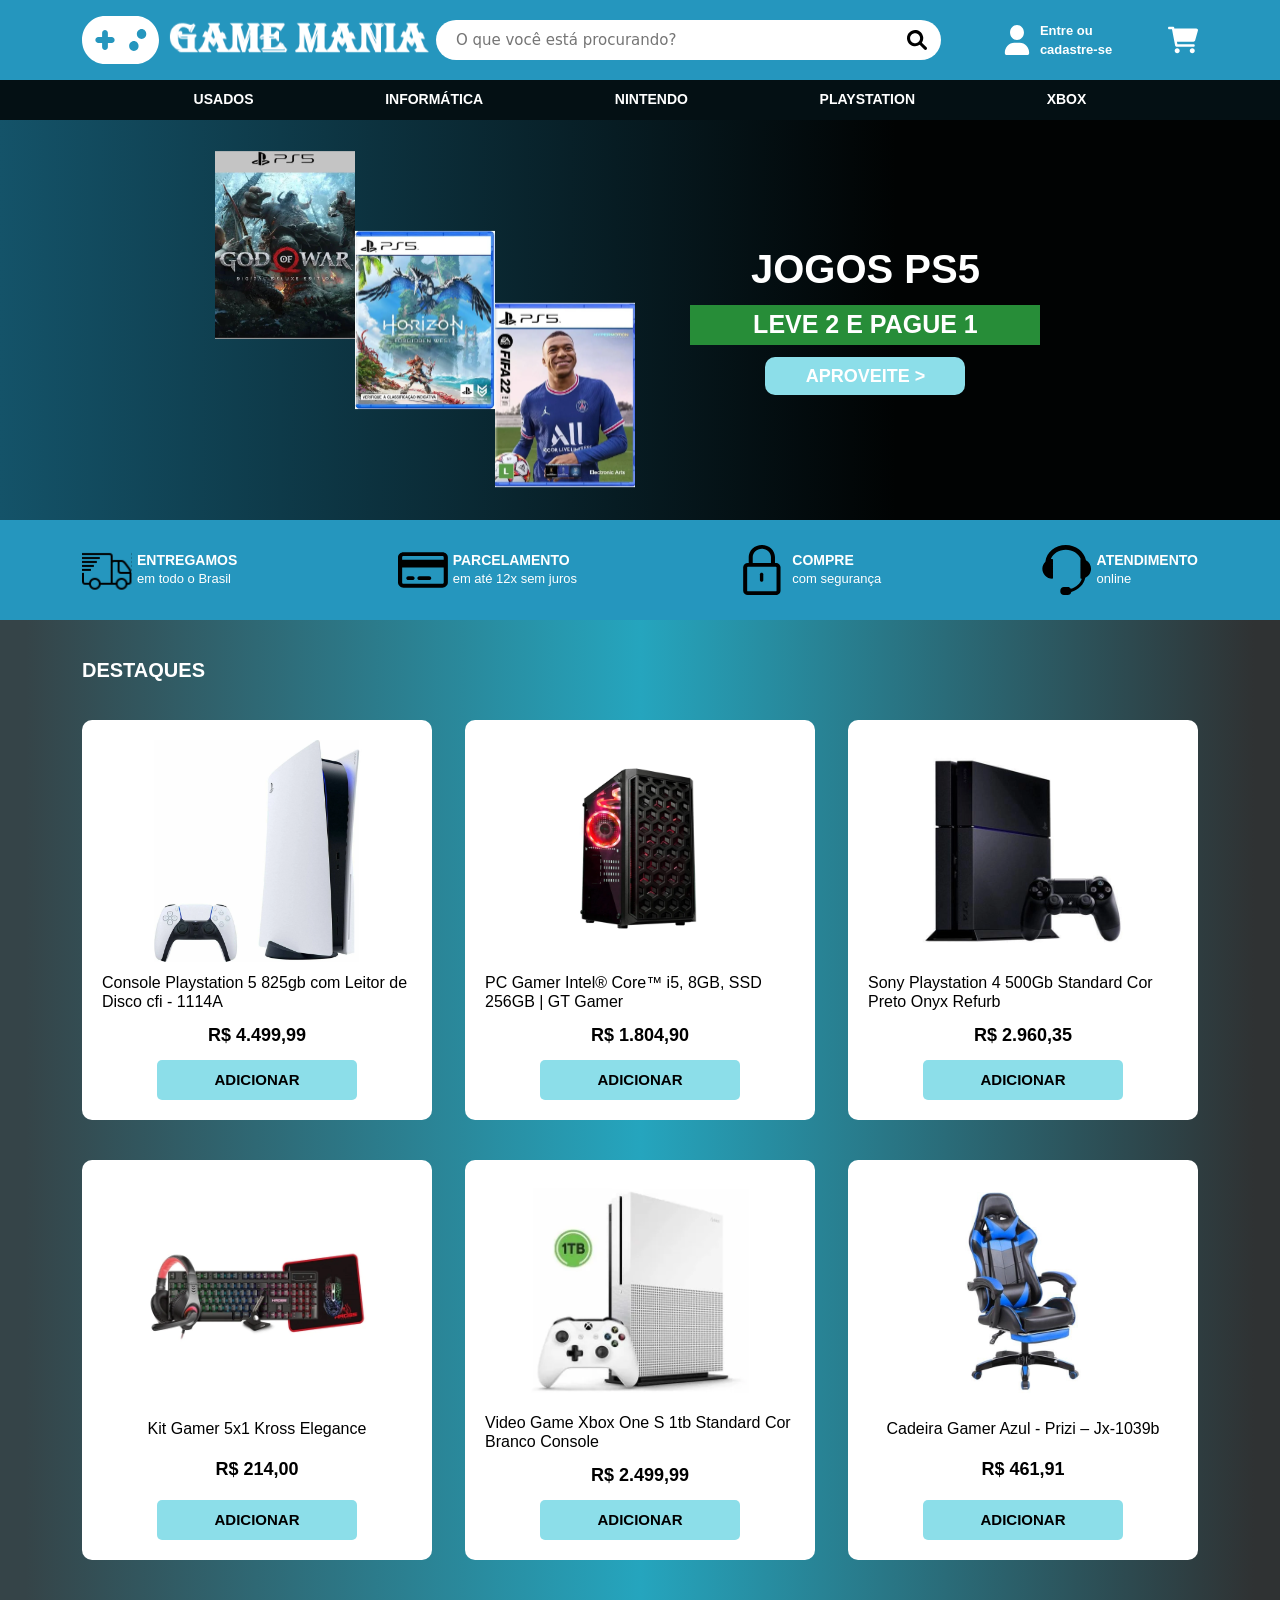
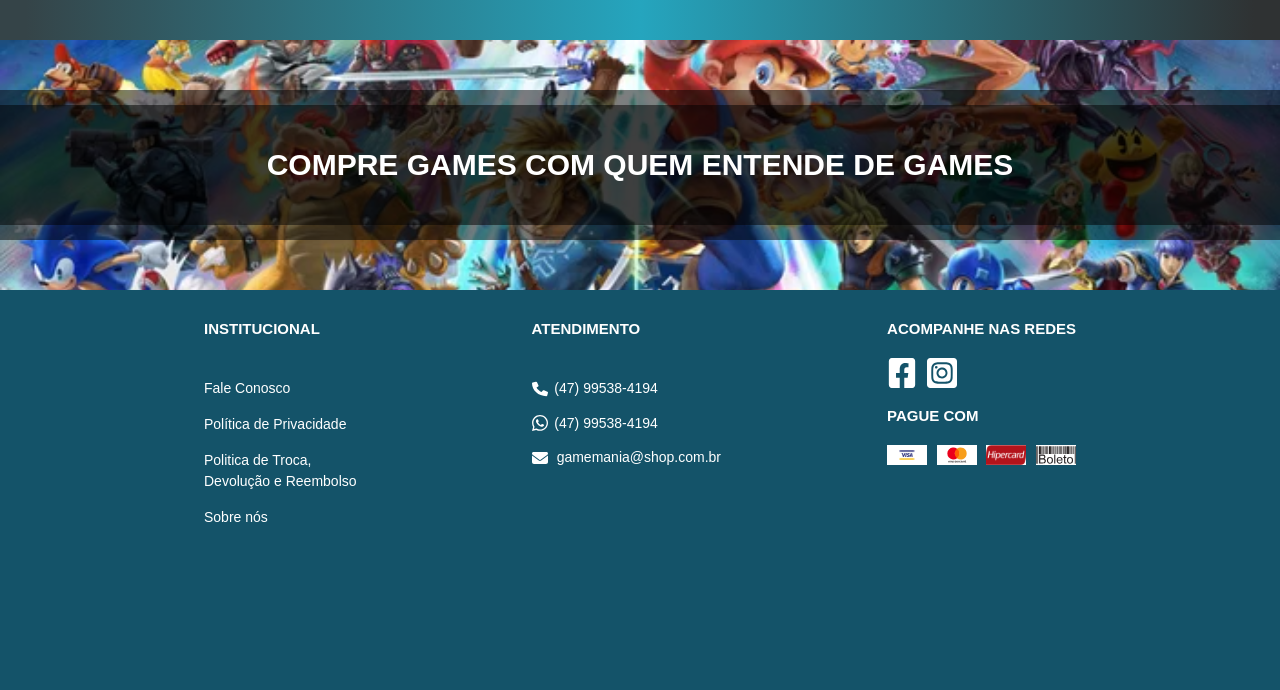
<file: index.html>
<!DOCTYPE html>
<html lang="pt-br">
<head>
    <meta charset="UTF-8">
    <meta http-equiv="X-UA-Compatible" content="IE=edge">
    <meta name="viewport" content="width=device-width, initial-scale=1.0">
    <title>Game Mania</title>
    <link href="https://cdn.jsdelivr.net/npm/bootstrap@5.2.0-beta1/dist/css/bootstrap.min.css" rel="stylesheet" integrity="sha384-0evHe/X+R7YkIZDRvuzKMRqM+OrBnVFBL6DOitfPri4tjfHxaWutUpFmBp4vmVor" crossorigin="anonymous">

    <link rel="stylesheet" href="css/style.css">


    <link rel="stylesheet" href="css/owl/owl.carousel.min.css">
    <link rel="stylesheet" href="css/owl/owl.theme.default.min.css">
</head>

<body>
    <header>
        <div class="container cabecalho">

                <div id="menu-sanduiche">
                    <a href="#" onclick="mostrarMenu()">
                        <img src="img/bars.svg" alt="bars" class="botao-sanduiche">
                    </a>
                </div>
                
                <div class="logo-buscador">
                    <a href="index.html" class="logo">
                        <img src="img/game.svg" alt="Iconelogo" class="icone-logo">
                        <img src="img/GAMEMANIA4-SF 1.svg" alt="Logo" class="nome-logo">
                    </a>
                    
                    <form class="form-buscador"> 
                        <input id="campo-busca-1" class="buscador" type="search" minlength="3" placeholder="O que você está procurando?">
                        <button style="display: none;" onclick="entradaBusca('campo-busca-1')">Continuar</button>
                    </form>
                </div>

                <div class="login-carrinho">
                    <a href="login.html"  target="_blank">
                        <img src="img/user.svg" alt="usuario" class="icone-login">
                        <p class="texto-login">Entre ou <br> cadastre-se</p>        
                    </a>
                    <img src="img/carrinho.svg" alt="carrinho" class="carrinho">
                </div>
        </div>

        <div class="container grid-menu">
            <nav id="menu" class="menu">
                <a href="#" >Usados</a>
                <a href="#" >Informática</a>
                <a href="#" >Nintendo</a>
                <a href="#" >Playstation</a>
                <a href="#" >Xbox</a>
            </nav>
            
            <form class="form-buscador"> 
                <input id="campo-busca-2" class="buscador" type="search" minlength="3" placeholder="O que você está procurando?">
                <button style="display: none;" onclick="entradaBusca('campo-busca-2')">Continuar</button>
            </form>
        </div>
            

       

    </header>

    <main>
        <a href="#" style="text-decoration:none;">
            <section class="banner">
                <div class="container grid-banner">

                   
                    <div class="imagem-banner">
                        <img src="img/shopping 1.svg" alt="img-godofwar" class="imagem-godofwar">
                        <img src="img/shopping 2.svg" alt="img-horizon" class="imagem-horizon">
                        <img src="img/shopping 3.svg" alt="img-fifa" class="imagem-fifa">
                    </div>

                    <div class="mascara">
                        
                    </div>
                    
                    <div class="destaque-banner">
                        <h1 class="texto-destaque">Jogos PS5</h1>
                        <div class="promocao">
                            <p class="texto-promocao">Leve 2 e pague 1</p>
                        </div>      
                        <div class="botao-promocao">
                            <p>Aproveite ></p>
                        </div>
                    </div>
                </div>
    
            </section>
                
        </a>

        <section class="informacoes">
            <div class="container grid-informacoes">
                <div class="icone-texto-informacoes">
                    <img src="img/entrega.svg" alt="caminhao entrega" class="icone-informacoes">
                    <div>
                        <h2 class="titulo-informacoes">Entregamos</h2>
                        <p class="texto-informacoes">em todo o Brasil</p>
                    </div>
                </div>

                <div class="icone-texto-informacoes">
                    <img src="img/parcelamento.svg" alt="cartao" class="icone-informacoes">
                    <div>
                        <h2 class="titulo-informacoes">Parcelamento</h2>
                        <p class="texto-informacoes">em até 12x sem juros</p>
                    </div>
                </div>

                <div class="icone-texto-informacoes">
                    <img src="img/seguranca.svg" alt="cadeado" class="icone-informacoes">
                    <div>
                        <h2 class="titulo-informacoes">Compre</h2>
                        <p class="texto-informacoes">com segurança</p>
                    </div>
                </div>

                <div class="icone-texto-informacoes">
                    <img src="img/atendimento.svg" alt="fone" class="icone-informacoes">
                    <div>
                        <h2 class="titulo-informacoes">Atendimento</h2>
                        <p class="texto-informacoes">online</p>
                    </div>
                </div>
            </div>
        </section>
       
        <section class="destaques">
            <div class="container grid-destaques">
                <div class="titulo-destaque">
                    <h2>Destaques</h2>
                </div>
                <div class="imagens-destaque">
                    <div class="linha-destaque">
                        <a href="#" class="link-destaque">
                            <div class="card-destaque">
                                <img src="img/card 1.svg" alt="imagem card 1" class="imagem-card">
                                <h2 class="titulo-card">Console Playstation 5 825gb com Leitor de Disco cfi - 1114A</h2>
                                <p class="preco-card">R$ 4.499,99</p>
                                <button class="botao-card botao-login">Adicionar</button>
                            </div>
                        </a>
                        <a href="#" class="link-destaque">
                            <div class="card-destaque">
                                <img src="img/card 2.svg" alt="imagem card 2" class="imagem-card">
                                <h2 class="titulo-card">PC Gamer Intel® Core™ i5, 8GB, SSD 256GB | GT Gamer</h2>
                                <p class="preco-card">R$ 1.804,90</p>
                                <button class="botao-card botao-login">Adicionar</button>
                            </div>
                        </a>
                        <a href="#" class="link-destaque">
                            <div class="card-destaque">
                                <img src="img/card 3.svg" alt="imagem card 3" class="imagem-card">
                                <h2 class="titulo-card">Sony Playstation 4 500Gb Standard Cor Preto Onyx  Refurb</h2>
                                <p class="preco-card">R$ 2.960,35</p>
                                <button class="botao-card botao-login">Adicionar</button>
                            </div>
                        </a>
                    </div>
                    <div class="linha-destaque">
                        <a href="#" class="link-destaque">
                            <div class="card-destaque">
                                <img src="img/card 4.svg" alt="imagem card 4" class="imagem-card">
                                <h2 class="titulo-card">Kit Gamer 5x1 Kross Elegance</h2>
                                <p class="preco-card">R$ 214,00</p>
                                <button class="botao-card botao-login">Adicionar</button>
                            </div>
                        </a>
                        <a href="#" class="link-destaque">
                            <div class="card-destaque">
                                <img src="img/card 5.svg" alt="imagem card 5" class="imagem-card">
                                <h2 class="titulo-card">Video Game Xbox One S 1tb Standard Cor Branco Console</h2>
                                <p class="preco-card">R$ 2.499,99</p>
                                <button class="botao-card botao-login">Adicionar</button>
                            </div>
                        </a>
                        <a href="#" class="link-destaque">
                            <div class="card-destaque">
                                <img src="img/card 6.svg" alt="imagem card 6" class="imagem-card">
                                <h2 class="titulo-card">Cadeira Gamer Azul - Prizi – Jx-1039b</h2>
                                <p class="preco-card">R$ 461,91</p>
                                <button class="botao-card botao-login">Adicionar</button>
                            </div>  
                        </a>
                    </div>


                    
                    
                    
                </div>

                <div class="carrossel-destaque">
                    <div class="owl-carousel owl-theme">
                        <div class="item">
                            <a href="#" class="link-destaque">
                                <div class="card-destaque">
                                    <img src="img/card 1.svg" alt="imagem card 1" class="imagem-card">
                                    <h2 class="titulo-card">Console Playstation 5 825gb com Leitor de Disco cfi - 1114A</h2>
                                    <p class="preco-card">R$ 4.499,99</p>
                                    <button class="botao-card botao-login">Adicionar</button>
                                </div>
                            </a>
                        </div>
                        <div class="item">
                            <a href="#" class="link-destaque">
                                <div class="card-destaque">
                                    <img src="img/card 2.svg" alt="imagem card 2" class="imagem-card">
                                    <h2 class="titulo-card">PC Gamer Intel® Core™ i5, 8GB, SSD 256GB | GT Gamer</h2>
                                    <p class="preco-card">R$ 1.804,90</p>
                                    <button class="botao-card botao-login">Adicionar</button>
                                </div>
                            </a>
                        </div>
                        <div class="item">
                            <a href="#" class="link-destaque">
                                <div class="card-destaque">
                                    <img src="img/card 3.svg" alt="imagem card 3" class="imagem-card">
                                    <h2 class="titulo-card">Sony Playstation 4 500Gb Standard Cor Preto Onyx  Refurb</h2>
                                    <p class="preco-card">R$ 2.960,35</p>
                                    <button class="botao-card botao-login">Adicionar</button>
                                </div>
                            </a>
                        </div>
                        <div class="item">
                            <a href="#" class="link-destaque">
                                <div class="card-destaque">
                                    <img src="img/card 4.svg" alt="imagem card 4" class="imagem-card">
                                    <h2 class="titulo-card">Kit Gamer 5x1 Kross Elegance</h2>
                                    <p class="preco-card">R$ 214,00</p>
                                    <button class="botao-card botao-login">Adicionar</button>
                                </div>
                            </a>
                        </div>
                        <div class="item">
                            <a href="#" class="link-destaque">
                                <div class="card-destaque">
                                    <img src="img/card 5.svg" alt="imagem card 5" class="imagem-card">
                                    <h2 class="titulo-card">Video Game Xbox One S 1tb Standard Cor Branco Console</h2>
                                    <p class="preco-card">R$ 2.499,99</p>
                                    <button class="botao-card botao-login">Adicionar</button>
                                </div>
                            </a>
                        </div>
                        <div class="item">
                            <a href="#" class="link-destaque">
                                <div class="card-destaque">
                                    <img src="img/card 6.svg" alt="imagem card 6" class="imagem-card">
                                    <h2 class="titulo-card">Cadeira Gamer Azul - Prizi – Jx-1039b</h2>
                                    <p class="preco-card">R$ 461,91</p>
                                    <button class="botao-card botao-login">Adicionar</button>
                                </div> 
                            </a>
                        </div>
                    </div>
                </div>
                
            </div>
            
            
        </section>
        
        <section class="slogan">
            <div class="mascara-slogan">
                <div class="escurece-mascara" >
                    <div class="container grid-slogan">
                        <h1 class="texto-slogan">Compre games com quem entende de games</h1>                
                    </div>
                </div>
            </div>
        </section>

        <section class="informacoes-menor-768">
            <div class="container grid-informacoes">
                <div class="icone-texto-informacoes">
                    <img src="img/entrega.svg" alt="caminhao entrega" class="icone-informacoes">
                    <div>
                        <h2 class="titulo-informacoes">Entregamos</h2>
                        <p class="texto-informacoes">em todo o Brasil</p>
                    </div>
                </div>
    
                <div class="icone-texto-informacoes">
                    <img src="img/parcelamento.svg" alt="cartao" class="icone-informacoes">
                    <div>
                        <h2 class="titulo-informacoes">Parcelamento</h2>
                        <p class="texto-informacoes">em até 12x sem juros</p>
                    </div>
                </div>
            </div>
        </section>
    
        <section class="informacoes-menor-768">
            <div class="container grid-informacoes">
                <div class="icone-texto-informacoes">
                    <img src="img/seguranca.svg" alt="cadeado" class="icone-informacoes">
                    <div>
                        <h2 class="titulo-informacoes">Compre</h2>
                        <p class="texto-informacoes">com segurança</p>
                    </div>
                </div>
    
                <div class="icone-texto-informacoes">
                    <img src="img/atendimento.svg" alt="fone" class="icone-informacoes">
                    <div>
                        <h2 class="titulo-informacoes">Atendimento</h2>
                        <p class="texto-informacoes">online</p>
                    </div>
                </div>
            </div>
        </section>
        
    </main>


    <footer>
        <div class="container grid-rodape" >
            <div class="titulo-informacoes-rodape">
                <h2 class="titulo-rodape">Institucional</h2>
                <nav class="informacoes-rodape">
                    <a href="#" class="link-rodape">Fale Conosco</a>
                    <a href="#" class="link-rodape">Política de Privacidade</a>
                    <a href="#" class="link-rodape">Politica de Troca, 
                                <br>Devolução e Reembolso</a>
                    <a href="#" class="link-rodape">Sobre nós</a>
                </nav>
            </div>

            <div class="titulo-informacoes-rodape">
                <h2 class="titulo-rodape">Atendimento</h2>
                <nav class="atendimento-rodape">
                    <div class="icone-link-rodape">
                        <img src="img/chamada.svg" alt="telefone" class="icone-rodape">
                        <a href="#" class="link-rodape">(47) 99538-4194</a>
                    </div>
                    <div class="icone-link-rodape">
                        <img src="img/whatsapp.svg" alt="whatsapp" class="icone-rodape">
                        <a href="#" class="link-rodape">(47) 99538-4194</a>
                    </div>
                    <div class="icone-link-rodape" style="width: 105%;"">
                        <img src="img/mensagem.svg" alt="mensagem" class="icone-rodape">
                        <a href="#" class="link-rodape">gamemania@shop.com.br</a>                     
                    </div>
                </nav>
            </div>

            <div class="titulo-informacoes-rodape">
                <div>
                    <h2 class="titulo-rodape">Acompanhe nas redes</h2>
                    <div class="redes-rodape">
                        <a href="#">
                            <img src="img/facebook.svg" alt="facebook" class="icone-rede-rodape">
                        </a>
                        <a href="#">
                            <img src="img/instagram.svg" alt="instagram" class="icone-rede-rodape">
                        </a>
                    </div>
                </div>
                <div>
                    <h2 class="titulo-rodape">Pague com</h2>
                    <div class="pagamento-rodape">
                        <img src="img/visa.svg" alt="cartao visa" class="icone-pagamento">
                        <img src="img/martercard.svg" alt="cartao mastercard" class="icone-pagamento">
                        <img src="img/hipercard.svg" alt="cartao hipercard" class="icone-pagamento">
                        <img src="img/boleto.svg" alt="boleto"class="icone-pagamento">
                    </div>

                </div>
    
                 
            </div>

        </div>
        
        
        <div class="btn-group-vertical container">
            <div class="dropdown">
                <button class="btn-secondary dropdown-toggle botao-rodape" type="button" id="dropdownMenuButton1" data-bs-toggle="dropdown" aria-expanded="false">
                    Institucional
                </button>
                <ul class="dropdown-menu" aria-labelledby="dropdownMenuButton1">
                  <li><a class="dropdown-item link-botao-rodape" href="#">Fale Conosco</a></li>
                  <li><a class="dropdown-item link-botao-rodape" href="#">Política de Privacidade</a></li>
                  <li><a class="dropdown-item link-botao-rodape" href="#">Politica de Troca, 
                    <br>Devolução e Reembolso</a></li>
                  <li><a class="dropdown-item link-botao-rodape" href="#">Sobre nós</a></li>
                </ul>
              </div>

            <div class="dropdown">
                <button class="btn-secondary dropdown-toggle botao-rodape" type="button" id="dropdownMenuButton1" data-bs-toggle="dropdown" aria-expanded="false">
                    Atendimento
                </button>
                <ul class="dropdown-menu" aria-labelledby="dropdownMenuButton1">
                  <li><a class="dropdown-item link-botao-rodape" href="#">
                        <img src="img/chamada.svg" alt="telefone" class="icone-rodape">
                        (47) 99538-4194</a>
                  </li>
                  <li><a class="dropdown-item link-botao-rodape" href="#">
                    <img src="img/whatsapp.svg" alt="whatsapp" class="icone-rodape">
                    (47) 99538-4194</a>
                  </li>
                  <li><a class="dropdown-item link-botao-rodape" href="#">
                    <img src="img/mensagem.svg" alt="mensagem" class="icone-rodape">
                    gamemania@shop.com.br</a>
                  </li>
                </ul>
              </div>

            <div class="dropdown">
                <button class="btn-secondary dropdown-toggle botao-rodape" type="button" id="dropdownMenuButton1" data-bs-toggle="dropdown" aria-expanded="false">
                    Pague com
                </button>
                <ul class="dropdown-menu" aria-labelledby="dropdownMenuButton1">
                  <li class="dropdown-item">
                    <div class="pagamento-rodape" style="justify-content: flex-start;">
                        <img src="img/visa.svg" alt="cartao visa" class="icone-pagamento">
                        <img src="img/martercard.svg" alt="cartao mastercard" class="icone-pagamento">
                        <img src="img/hipercard.svg" alt="cartao hipercard" class="icone-pagamento">
                        <img src="img/boleto.svg" alt="boleto"class="icone-pagamento">
                    </div>
                  </li>
                  <li class="dropdown-item link-botao-rodape"> </li>
                  
                </ul>
            </div>

            <div class="titulo-informacoes-rodape">
                <div>
                    <h2 class="titulo-rodape">Acompanhe nas redes</h2>
                    <div class="redes-rodape">
                        <a href="#">
                            <img src="img/facebook.svg" alt="facebook" class="icone-rede-rodape">
                        </a>
                        <a href="#">
                            <img src="img/instagram.svg" alt="instagram" class="icone-rede-rodape">
                        </a>
                    </div>
                </div>
    
                 
            </div>

              
                  
        </div>


    </footer>
        <script src="js/owl/jquery.min.js"></script>
        <script src="js/owl/owl.carousel.min.js"></script>
        <script src="js/script.js"></script>
        <script src="https://cdn.jsdelivr.net/npm/bootstrap@5.2.0-beta1/dist/js/bootstrap.bundle.min.js" integrity="sha384-pprn3073KE6tl6bjs2QrFaJGz5/SUsLqktiwsUTF55Jfv3qYSDhgCecCxMW52nD2" crossorigin="anonymous"></script>
</body>
</html>
</file>
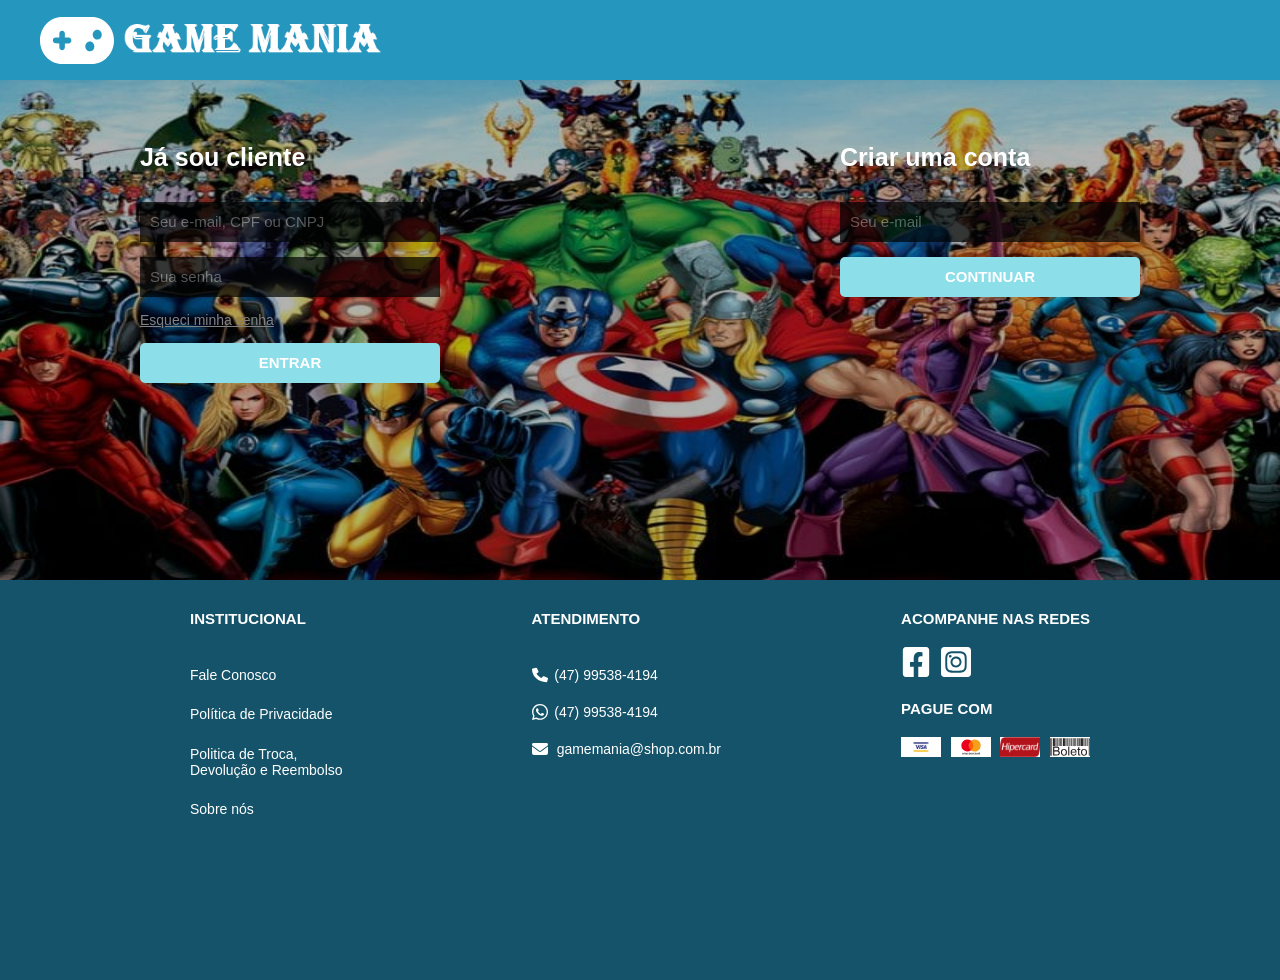
<file: login.html>
<!DOCTYPE html>
<html lang="pt-br">
<head>
    <meta charset="UTF-8">
    <meta http-equiv="X-UA-Compatible" content="IE=edge">
    <meta name="viewport" content="width=device-width, initial-scale=1.0">
    <title>Game Mania</title>
    <link rel="stylesheet" href="css/style.css">

    <link rel="preconnect" href="https://fonts.googleapis.com">
    <link rel="preconnect" href="https://fonts.gstatic.com" crossorigin>
    <link href="https://fonts.googleapis.com/css2?family=Roboto:wght@100&display=swap" rel="stylesheet">
</head>
<body>
    <header class="transforma-header">
        <div class="container-grid">
                <div class="logo-buscador">
                    <a href="index.html" class="logo">
                        <img src="img/game.svg" alt="Iconelogo">
                        <img src="img/GAMEMANIA4-SF 1.svg" alt="Logo">
                    </a>
        </div>                 
    </header>

    <main class="transforma-main">
        <div class="mascara">
            <section class="container-grid-login">
                    <form class="login">
                        <h2 class="titulo-login">Já sou cliente</h2>
                        <input id="campo-login" type="text" class="campo-login" minlength="5" placeholder="Seu e-mail, CPF ou CNPJ" required>
                        <input id="campo-senha"type="password" class="campo-login" minlength="8" placeholder="Sua senha" required>
                        <a href="#" class="link-muda-senha">Esqueci minha senha</a>
                        <button class="botao-login" onclick="loginUsuario()">Entrar</button>
                    </form>
                    <form class="login">
                        <h2 class="titulo-login">Criar uma conta</h2>
                        <input id="campo-email"type="email" class="campo-login" minlength="5" placeholder="Seu e-mail" required>
                        <button class="botao-login" onclick="cadastrarUsuario()">Continuar</button>
                    </form>
    
            </section>
        </div>
    </main>

    <footer>
        <div class="container-grid" style="width: 900px">
            <div class="titulo-informacoes-rodape">
                <h2 class="titulo-rodape">Institucional</h2>
                <nav class="informacoes-rodape">
                    <a href="#" class="link-rodape">Fale Conosco</a>
                    <a href="#" class="link-rodape">Política de Privacidade</a>
                    <a href="#" class="link-rodape">Politica de Troca, 
                                <br>Devolução e Reembolso</a>
                    <a href="#" class="link-rodape">Sobre nós</a>
                </nav>
            </div>

            <div class="titulo-informacoes-rodape">
                <h2 class="titulo-rodape">Atendimento</h2>
                <nav class="atendimento-rodape">
                    <div class="icone-link-rodape">
                        <img src="img/chamada.svg" alt="telefone" class="icone-rodape">
                        <a href="#" class="link-rodape">(47) 99538-4194</a>
                    </div>
                    <div class="icone-link-rodape">
                        <img src="img/whatsapp.svg" alt="whatsapp" class="icone-rodape">
                        <a href="#" class="link-rodape">(47) 99538-4194</a>
                    </div>
                    <div class="icone-link-rodape" style="width: 105%;"">
                        <img src="img/mensagem.svg" alt="mensagem" class="icone-rodape">
                        <a href="#" class="link-rodape">gamemania@shop.com.br</a>                     
                    </div>
                </nav>
            </div>

            <div class="titulo-informacoes-rodape">
                <div>
                    <h2 class="titulo-rodape">Acompanhe nas redes</h2>
                    <div class="redes-rodape">
                        <a href="#">
                            <img src="img/facebook.svg" alt="facebook" class="icone-rede-rodape">
                        </a>
                        <a href="#">
                            <img src="img/instagram.svg" alt="instagram" class="icone-rede-rodape">
                        </a>
                    </div>
                </div>
                <div>
                    <h2 class="titulo-rodape">Pague com</h2>
                    <div class="pagamento-rodape">
                        <img src="img/visa.svg" alt="cartao visa" class="icone-pagamento">
                        <img src="img/martercard.svg" alt="cartao mastercard" class="icone-pagamento">
                        <img src="img/hipercard.svg" alt="cartao hipercard" class="icone-pagamento">
                        <img src="img/boleto.svg" alt="boleto"class="icone-pagamento">
                    </div>

                </div>
    
                 
            </div>

        </div>
       

    </footer>

    <script src="js/script.js"></script>
</body>
</html>
</file>
<file: css/style.css>
* {
    margin: 0;
    padding: 0;
    box-sizing: border-box;

}

p, h1, h2 {
    margin: 0;
    padding: 0;
}

.container-grid {
    width: 1200px;
    margin: 0 auto;
    height: 100%;
    display: flex;
    justify-content: space-between;
    align-items: center;
}




/* Cabeçalho */

header {
    height: 120px;
    background-image: linear-gradient(#2596BE 66.67%,  #041014 33.33%);
}



.cabecalho {
    margin: 0 auto;
    display: flex;
    align-items: center;
    justify-content: space-between;
    height: 66.67%;
   
}

.logo {
    width: 41.18%;
    display: flex;
    align-items: center;
}

.form-buscador {
    width: 58.82%;
}

.buscador {
    /* width: 58.82%; */
    width: 100%;
    height: 40px;
    border-radius: 5cm;
    border: 0;
    padding-left: 20px;
    background-image: url(../img/lupa.svg);
    background-repeat: no-repeat;
    background-size: 20px 20px;
    background-position: 97%;
}

.icone-logo {
    width: 21.71%;
}

.nome-logo {
    width: 78.29%;
}

.buscador::placeholder {
    font-size: 15px;
}

.buscador:focus{
    outline: none;
    
}

.logo-buscador {
    display: flex;
    width: 77%;
    justify-content: space-between;
    align-items: center;
}

.login-carrinho {
    display: flex;
    width: 17.55%;
    justify-content: space-between;
    align-items: center;
}

.login-carrinho a{
    display: flex;
    justify-content: space-between;
    width: 110px;
    text-decoration: none;
    align-items: center;
}

.icone-login {
    width: 30px;
    height: 30px;
}

.texto-login {
    font-family: Arial, Helvetica, sans-serif;
    font-weight: bold;
    font-size: 13px;
    color: white;
    margin-bottom: 0;
    
}


.carrinho {
    width: 30px;
    height: 30px;
    
}


/* menu */

.grid-menu {
    height: 33.33%;
    margin: 0 auto;
    display: flex;
    justify-content: center;
}

.menu {
    height: 100%;
    width: 80%;
    display: flex;
    justify-content: space-between;
    align-items: center;
}

.menu a {
    text-decoration: none;
    text-transform: uppercase;
    font-family: Arial, Helvetica, sans-serif;
    font-weight: bold;
    font-size: 14px;
    color: white;
}


.botao-sanduiche {
    width: 28px;
    height: 28px;
}

.botao-menu hr {
    width: 20px; 
    border-top: 3px solid white; 
    margin: 0;
    opacity: 1;
}

.link-botao{
    font-family: Arial, Helvetica, sans-serif;
    text-transform: uppercase;
    font-size: 15px;
    font-weight: bold;


}

.link-botao:hover{
    background-color: #041014;
    color: white;
}

header .dropdown-menu {
    padding: 0;
    width: 200px;
}



/* main {
    height: 1770px;
} */

/* Banner */

.banner {
    height: 400px;
    background-image: linear-gradient(to right, #145369, #010303 70%);
}

.grid-banner {
    margin: 0 auto;
    height: 100%;
    display: flex;
    align-items: center;
    justify-content: center;
}

.imagem-banner{
    display: flex;
    align-items: center;
    justify-self: center;
    height: 350px;
    width: 40.4%;
    
}

.imagem-godofwar {
    height: 200px;
    width: 31.1%;
    align-self: flex-start;
}

.imagem-horizon {
     height: 200px;
     width: 31.1%;

}

.imagem-fifa {
     height: 200px;
     width: 31.1%;
    align-self: flex-end;
}

.texto-destaque {
    text-transform: uppercase;
    color: white;
    font-family: Arial, Helvetica, sans-serif;
    font-weight: bold;
    font-size: 40px;
}

.promocao {
    width: 350px;
    height: 40px;
    background-color: #278D38;
    display: flex;
    justify-content: center;
    align-items: center;
}

.texto-promocao {
    text-transform: uppercase;
    color: white;
    font-family: Arial, Helvetica, sans-serif;
    font-weight: bold;
    font-size: 25px;
   
}

.botao-promocao {
    width: 200px;
    height: 38px;
    background-color: #8cdee9;
    color: white;
    border-radius: 10px;
    font-family: Arial, Helvetica, sans-serif;
    font-weight: bold;
    text-transform: uppercase;
    font-size: 18px;
    display: flex;
    justify-content: center;
    align-items: center;
    text-decoration: none; 
}

.destaque-banner {
    height: 150px;
    width: 400px;
    display: flex;
    flex-direction: column;
    justify-content: space-between;
    align-items: center;
}

/* informações */

.informacoes {
    background-color: #2596BE;
    height: 100px;

}

.grid-informacoes {
    margin: 0 auto;
    height: 100%;
    display: flex;
    justify-content: space-between;
    align-items: center;
}

.icone-texto-informacoes {
    display: flex;
    justify-content: space-between;
    align-items: center;

}

.icone-informacoes {
    height: 50px;
    width: 50px;
    margin-right: 5px;

}

.titulo-informacoes {
    font-family: Arial, Helvetica, sans-serif;
    font-size: 14px;
    text-transform: uppercase;
    font-weight: bold;
    color: white;

}

.texto-informacoes {
    font-family: Arial, Helvetica, sans-serif;
    font-size: 13px;
    color: white;

}

.informacoes-menor-768 {
    height: 90px;
    background-color: #2596BE;
}

.informacoes-menor-768 .icone-texto-informacoes {
    width: 180px;
    justify-content: flex-start;
}

/* Rodapé */

footer {
    height: 400px;
    background-color: #145369;
}

.grid-rodape {
    margin: 0 auto;
    width: 70%;
    height: 100%;
    display: flex;
    justify-content: space-between;
    align-items: center;
}

.titulo-informacoes-rodape {
    height: 85%;
    display: flex;
    flex-direction: column;
    justify-content: flex-start;
}

.informacoes-rodape {
    display: flex;
    flex-direction: column;
    justify-content: space-between;
    height: 150px;
    margin-top: 40px;
}

.titulo-rodape {
    font-family: Arial, Helvetica, sans-serif;
    font-size: 15px;
    font-weight: bold;
    color: white;
    text-transform: uppercase;

}

.link-rodape {
    font-family: Arial, Helvetica, sans-serif;
    font-size: 14px;
    font-weight: 500;
    color: white; 
    text-decoration: none;
}

.icone-link-rodape {
    display: flex;
    justify-content: space-between;
    align-items: center;
    width: 70%;
}

.icone-rodape {
    width: 16px;
    height: 16px;
}

.atendimento-rodape {
    display: flex;
    flex-direction: column;
    justify-content: space-between;
    height: 90px;
    margin-top: 40px;

}

.icone-rede-rodape {
    width: 30px;
    height: 30px;
}

.redes-rodape {
    display: flex;
    width: 70px;
    justify-content: space-between;
    align-items: center;
    margin-top: 20px;
    margin-bottom: 10%;
}

.icone-pagamento {
    width: 40px;
    height: 20px;
    background-color: white;
}

.pagamento-rodape {
    display: flex;
    justify-content: space-between;
    margin-top: 20px;
    align-items: center;
}

footer .dropdown {
    width: 100%;
}

footer .dropdown-menu {
    width: 100%;
    padding: 0;
    background-color: #145369;
    border-radius: 0;
    border: 0;
    
}


.botao-rodape {
    width: 100%;
    height: 60px;
    padding: 15px;
    border-radius: 0;
    display: flex;
    justify-content: space-between;
    align-items: center;
    font-family: Arial, Helvetica, sans-serif;
    font-size: 13px;
    font-weight: bold;
    color: white;
    text-transform: uppercase;
    border-bottom: 2px solid black;
    background-color: #145369;
    border-left: 0;
    border-top: 0;
    border-right: 0;
}

.link-botao-rodape {
    border-bottom: 0;
    height: 50px;
    color: white;
    font-family: Arial, Helvetica, sans-serif;
    font-size: 15px;
    font-weight: 500;
    display: flex;
    align-items: center;

}

footer .dropdown-menu .icone-rodape  {
    width: 14px;
    height: 14px;
    margin-right: 10px;
}

footer .dropdown .icone-pagamento {
    margin-right: 10px;
}

.btn-group-vertical .titulo-informacoes-rodape {
    margin-top: 20px;
    margin-left: 15px;
}


/* login */

.transforma-header{
    background-image: none;
    background-color: #2596BE;
    height: 80px;
    align-items: center;
    justify-content: space-between;
}

.transforma-main{
    height: 500px;
    background-image: url(../img/herois.jpg);
    background-size: 100% 100%;
    background-repeat: no-repeat;
    display: flex;
    justify-content: center;

}

.mascara {
    background-color: rgb(0, 0, 0, 0.3);
    height: 100%;
    width: 100%;
    display: flex;
    justify-content: center;
}

.container-grid-login {
    width: 1000px;
    height: 100%;
    display: flex;
    justify-content: space-between;
    align-items: center;
   
}

.campo-login {
    width: 300px;
    height: 40px;
    opacity: 70%;
    background-color: #010303;
    border: 1px;
    padding-left: 10px;
    font-size: 15px;
    font-family: Arial, Helvetica, sans-serif;
    font-weight: 500px;
    color: white;
    margin-bottom: 5%;
    
}

.login {
    display: flex;
    height: 75%;
    flex-direction: column;
    align-items: flex-start;
    justify-content: flex-start;

}

.botao-login {
    width: 300px;
    height: 40px;
    background-color: #8cdee9;
    color: white;
    border-radius: 5px;
    border: 0;
    font-family: Arial, Helvetica, sans-serif;
    font-weight: bold;
    text-transform: uppercase;
    font-size: 15px;
    display: flex;
    justify-content: center;
    align-items: center;
    text-decoration: none; 
}

.campo-login:focus {
    color:black;
    background-color: white;
    opacity: 90%;
    outline: none;

}

.titulo-login {
    font-family: Arial, Helvetica, sans-serif;
    font-weight: bolder;
    color: white;
    font-size: 25px;
    margin-bottom: 10%;
}

.link-muda-senha {
    font-family: Arial, Helvetica, sans-serif;
    font-weight: 500;
    color: #808383;
    font-size: 14px;
    margin-bottom: 5%;
}

.linha-divisao {
    height: 70%;
    border-left: 1px solid;
    color:#2596BE;
    display: flex;
    justify-content: flex-start;
   
}

/* Destaques */

.destaques {
    height: 1020px;
    width: 100%;
    background-image: linear-gradient(to right, #354448 2% , #25A5BE, #2F3233 98%);
}

.grid-destaques {
    margin: 0 auto;
    height: 100%;
    display: flex;
    flex-direction: column;
    justify-content: flex-start;
    align-items: center;
}

.titulo-destaque {
    width: 100%;
    height: 100px;
    display: flex;
    align-items: center;
}

.titulo-destaque h2 {
    text-transform: uppercase;
    color: white;
    font-family: Arial, Helvetica, sans-serif;
    font-weight: bold;
    font-size: 20px;
   
}

.imagens-destaque {
    height: 840px;
    width: 100%;
    display: flex;
    flex-direction: column;
    justify-content: space-between;
    
}

.linha-destaque {
    height: 400px;
    width: 100%;
    display: flex;
    justify-content: space-between;

}

.card-destaque {
    height: 400px;
    width: 350px;
    background-color: white;
    border-radius: 10px;
    display: flex;
    flex-direction: column;
    justify-content: space-between;
    align-items: center;
    padding: 20px;
    text-decoration: none;
}

.imagem-card {
    width: 222px;
    height: 222px;
}

.titulo-card {
    font-size: 16px;
    font-weight: 500;
    font-family: Arial, Helvetica, sans-serif;
}

.preco-card {
    font-size: 18px;
    font-weight: bold;
    font-family: Arial, Helvetica, sans-serif;
}

.botao-card {
    width: 200px;
    height: 40px;
    color: black;
}

.link-destaque {
    text-decoration: none;
    color: black
}

.carrossel-destaque {
    height: 440px;
    width: 100%;
    display: flex;
    flex-direction: column;
    justify-content: flex-start;
    align-items: center;
}


/* Slogan */

.slogan {
    height: 250px;
    width: 100%;
    background-image: url(../img/16233829519679\ 1.svg);
    background-repeat: no-repeat;
    background-size: cover;
    display: flex;
    flex-direction: column;
    align-items: center;
    justify-content: center;
}

.mascara-slogan {
    background-color: rgb(0, 0, 0, 0.5);
    height: 60%;
    width: 100%;
    display: flex;
    align-items: center;
    justify-content: center;
    
}

.escurece-mascara{
    background-color: rgb(0, 0, 0, 0.5);
    height: 80%;
    width: 100%;
    display: flex;
    align-items: center;
    justify-content: center;
}

.texto-slogan {
    color: white;
    font-weight: bold;
    font-size: 30px;
    text-transform: uppercase;
    font-family: Arial, Helvetica, sans-serif;
}

.grid-slogan {
    display: flex;
    align-items: center;
    justify-content: center;
}



/* Responsividade */

@media screen and (max-width: 1200px){
    .imagens-destaque {display: none;}
    .card-destaque {width: 300px;}
    .destaques {height: 600px;}
    
    
}

@media screen and (min-width: 1200px){
    .carrossel-destaque {display: none;} 
    
}

@media screen and (max-width:1100px) {
    .texto-login { display: none;}
    .login-carrinho { width: 12%; } 
}

@media screen and (max-width:992px) {
    .logo-buscador {width: 85%;}
    .buscador::placeholder {font-size: 13px;}
    .imagem-banner {width: 60%;}
    .promocao {width: 300px;}
    .texto-promocao {font-size: 22px;}
    .botao-promocao { font-size: 16px; width: 150px;}
    .texto-destaque {font-size: 36px;}
    .icone-informacoes {width: 45px; height: 45px;}
    .titulo-informacoes {font-size: 13px;}
    .texto-informacoes {font-size: 12px;}
    .slogan {height: 200px;}
    .texto-slogan {font-size: 25px;}
    .grid-rodape {width: 100%;}
    .carrossel-destaque {width: 90%;}
}

@media screen and (max-width: 768px) {
    .form-buscador { display: none; }
    .grid-menu .form-buscador {width: 100%; display: flex;}
    .cabecalho {position: relative;}
    #menu {display: none;}
    .menu {
        flex-direction: column;
        background-color: #041014;
        position: absolute; 
        top: 65px;
        right: 62%;
        align-items: center;
        width: 180px;
        height: 180px;
        padding-top: 10px;
        padding-bottom: 10px;
        border-radius: 10px;
        z-index: 4;
        }
    .menu a {font-size: 12px;}
    .menu a:hover {color: grey}
    header {background-image: linear-gradient(#2596BE 66.67%,  white 33.33%); height: 100px;}
    .grid-menu .buscador {display: flex; justify-content: center; border-radius: 0; width: 100%; height: 100%; background-size: 17px 17px;}
    .grid-menu .buscador::placeholder {font-size: 14px;}
    .login-carrinho { width: 15%; }
    .logo { width: 100%;}
    .logo-buscador {justify-content: center; width: 55%;}
    .destaque-banner {position: absolute;}
    .grid-banner .mascara {position: absolute; height: 370px; background-color: rgb(0, 0, 0, 0.5)}
    .imagem-banner {width: 60%;}
    .icone-login {width: 22px;}
    .carrinho {width: 27px;}
    .banner {height: 370px}
    .imagem-banner {width: 70%;}
    .informacoes {display: none;}
    .slogan {height: 180px;}
    .texto-slogan {font-size: 20px;}
    .titulo-rodape {font-size: 13px;}
    .link-rodape {font-size: 12px;}
    .icone-rede-rodape {width: 25px; height: 25px;}
    .redes-rodape {width: 60px;}
    .carrossel-destaque {width: 100%;}
    .card-destaque {width: 250px; }
    .titulo-destaque h2 {font-size: 18px;}
    


    
}

@media screen and (min-width: 768px) {
    .grid-menu .form-buscador {display:none;}
    #menu {display: flex;}
    .cabecalho #menu-sanduiche {display: none;}
    .grid-banner .mascara {display: none;}
    .informacoes-menor-768 {display: none;}
    
}


@media screen and (max-width: 576px) {
    .menu {height: 180px; width: 180px; right: 64%;}
    .menu a {font-size: 12px;}
    .grid-informacoes {width: 90%;}
    .slogan {height: 130px;}
    .texto-slogan {font-size: 17px;}
    .grid-rodape {display: none;}
    .card-destaque {width: 200px; height: 380px;}
    .titulo-destaque h2 {font-size: 18px;}
    .imagem-card {width: 180px; height: 180px;}
    .botao-card {width: 150px;}
    .titulo-card {font-size: 12px;}
    .preco-card {font-size: 16px;}
    .botao-card {font-size: 12px;}
    .carrossel-destaque {width: 85%;}
    
}


@media screen and (min-width: 576px) {
    .btn-group-vertical {display: none;}
    
}



@media screen and (max-width: 500px) {
    .menu {right: 60%; width: 160px;}
    .icone-login {width: 20px;}
    .carrinho {width: 25px;}
    .login-carrinho { width: 18%;}
    .promocao {width: 250px;}
    .texto-promocao {font-size: 20px;}
    .botao-promocao { font-size: 14px; width: 120px;}
    .texto-destaque {font-size: 32px;}
    .banner {height:340px}
    .grid-banner .mascara {height: 340px;}
    .imagem-banner {width: 80%;} 
    .informacoes-menor-768 .icone-informacoes {width: 45px; height: 45px;}
    .informacoes-menor-768 .titulo-informacoes {font-size: 12px;}
    .informacoes-menor-768 .texto-informacoes {font-size: 10px;}
    .grid-informacoes {width: 100%;}
    .slogan {height: 120px;}
    .texto-slogan {font-size: 15px;}
    .carrossel-destaque {width: 100%;}
   
    
}

@media screen and (max-width: 435px) {
    .menu {right: 55%;}
    .card-destaque {width: 250px; margin-left: 20%;}

}

@media screen and (max-width: 400px) {
    .menu {width: 150px; right: 52%;}
    .texto-slogan {font-size: 70%;} 
    .card-destaque {margin-left: 10%;}

}
</file>
